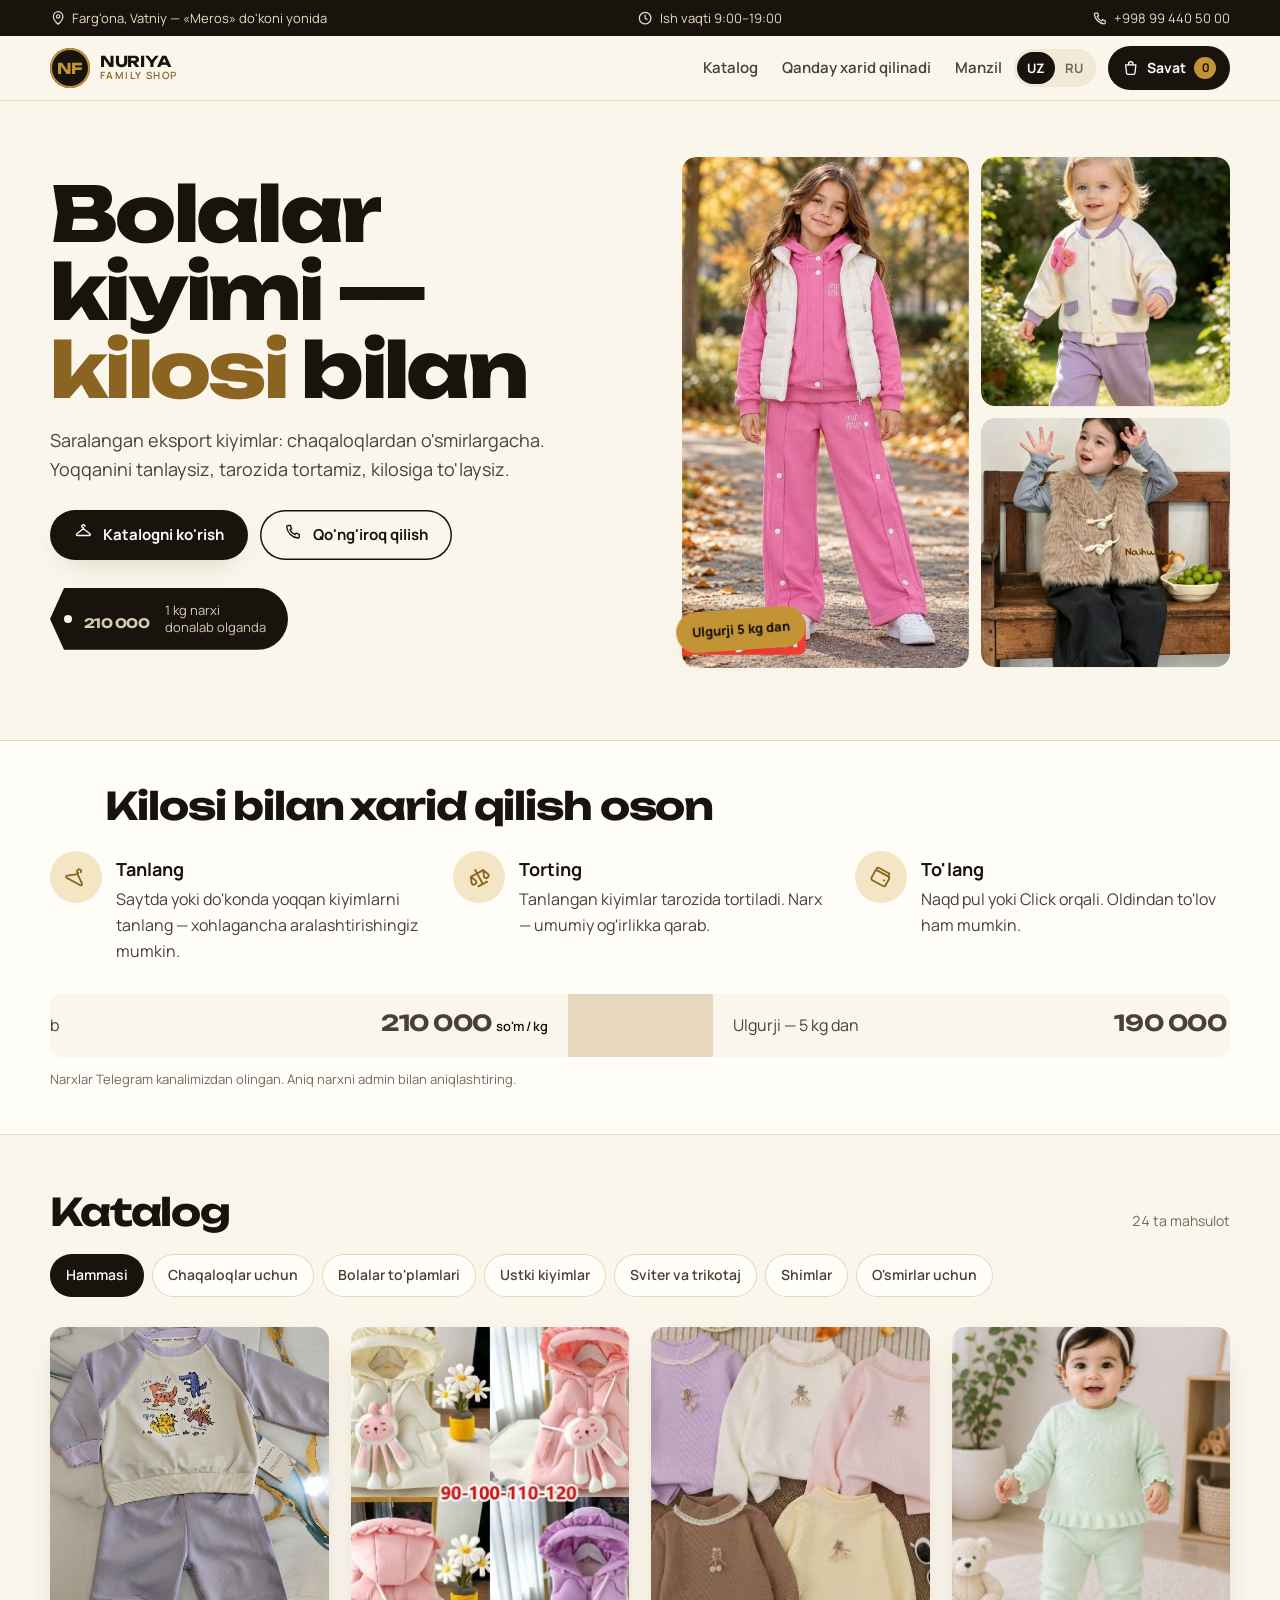
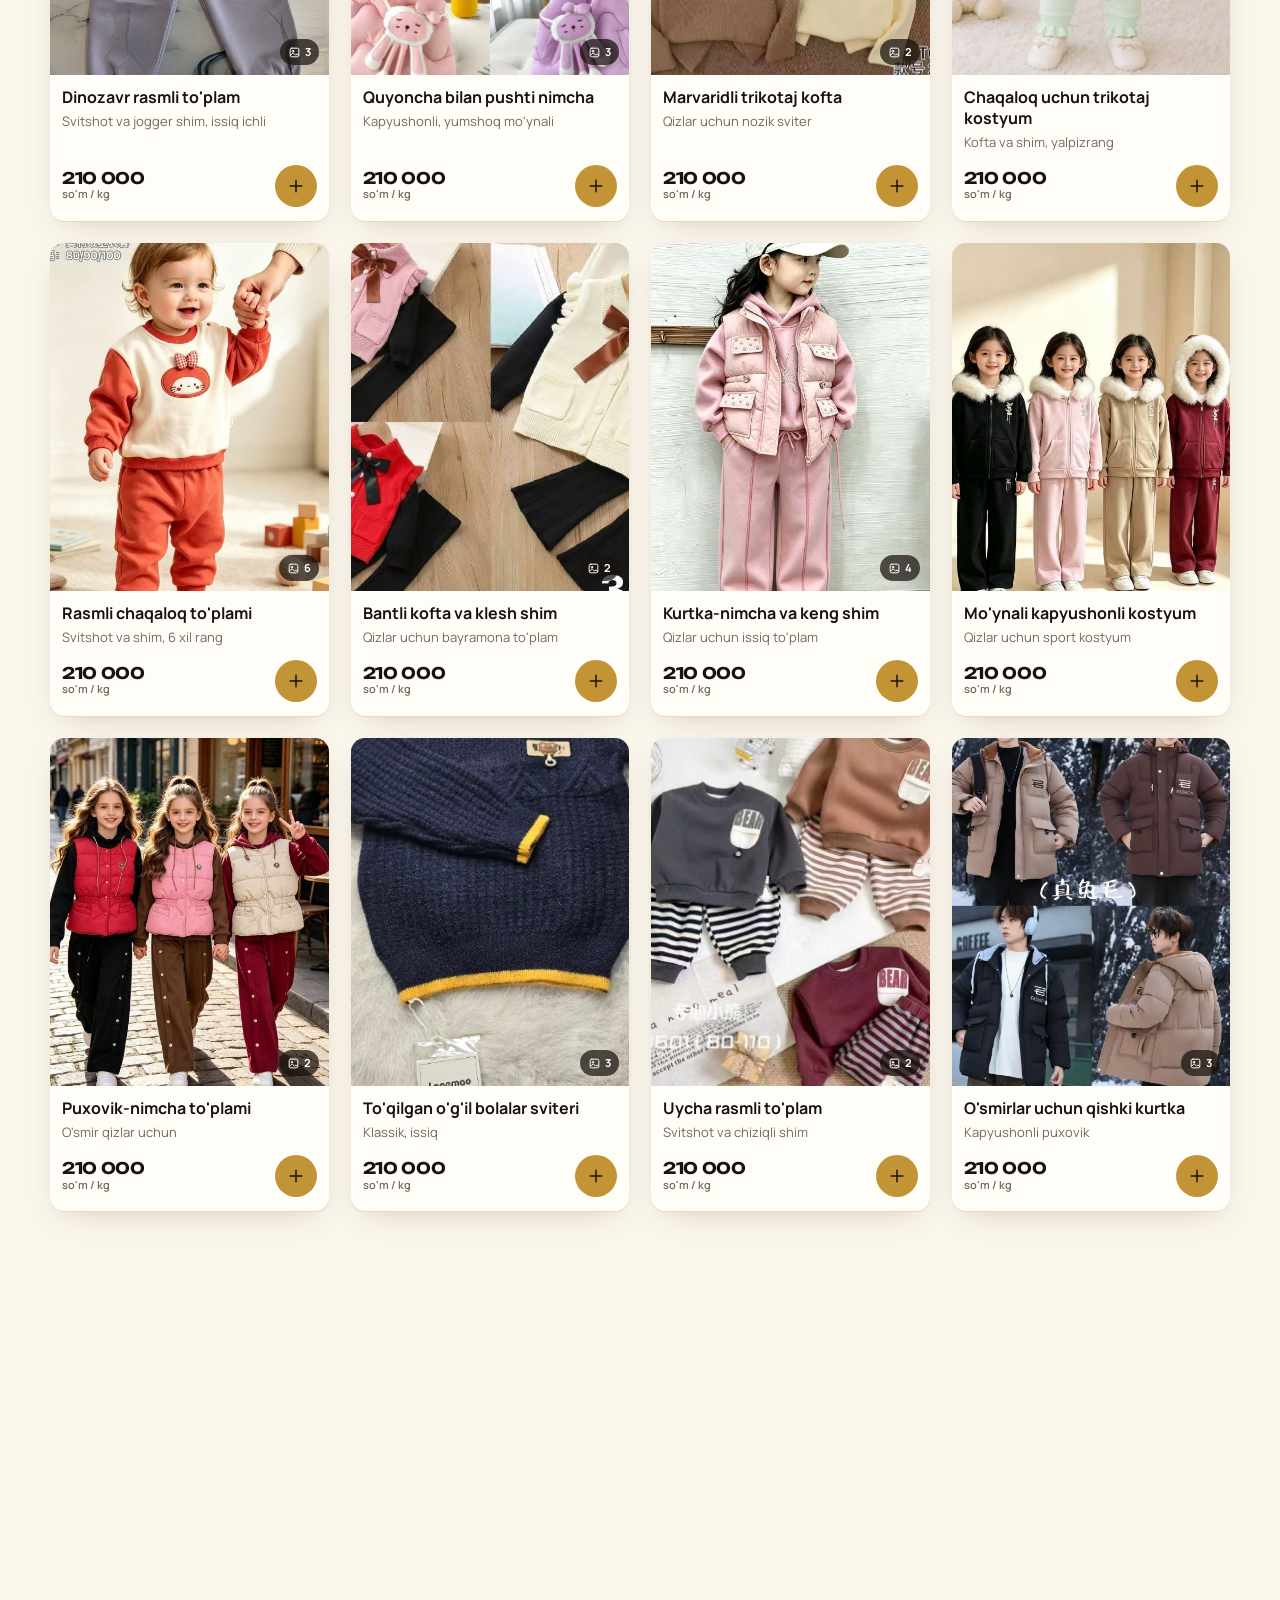
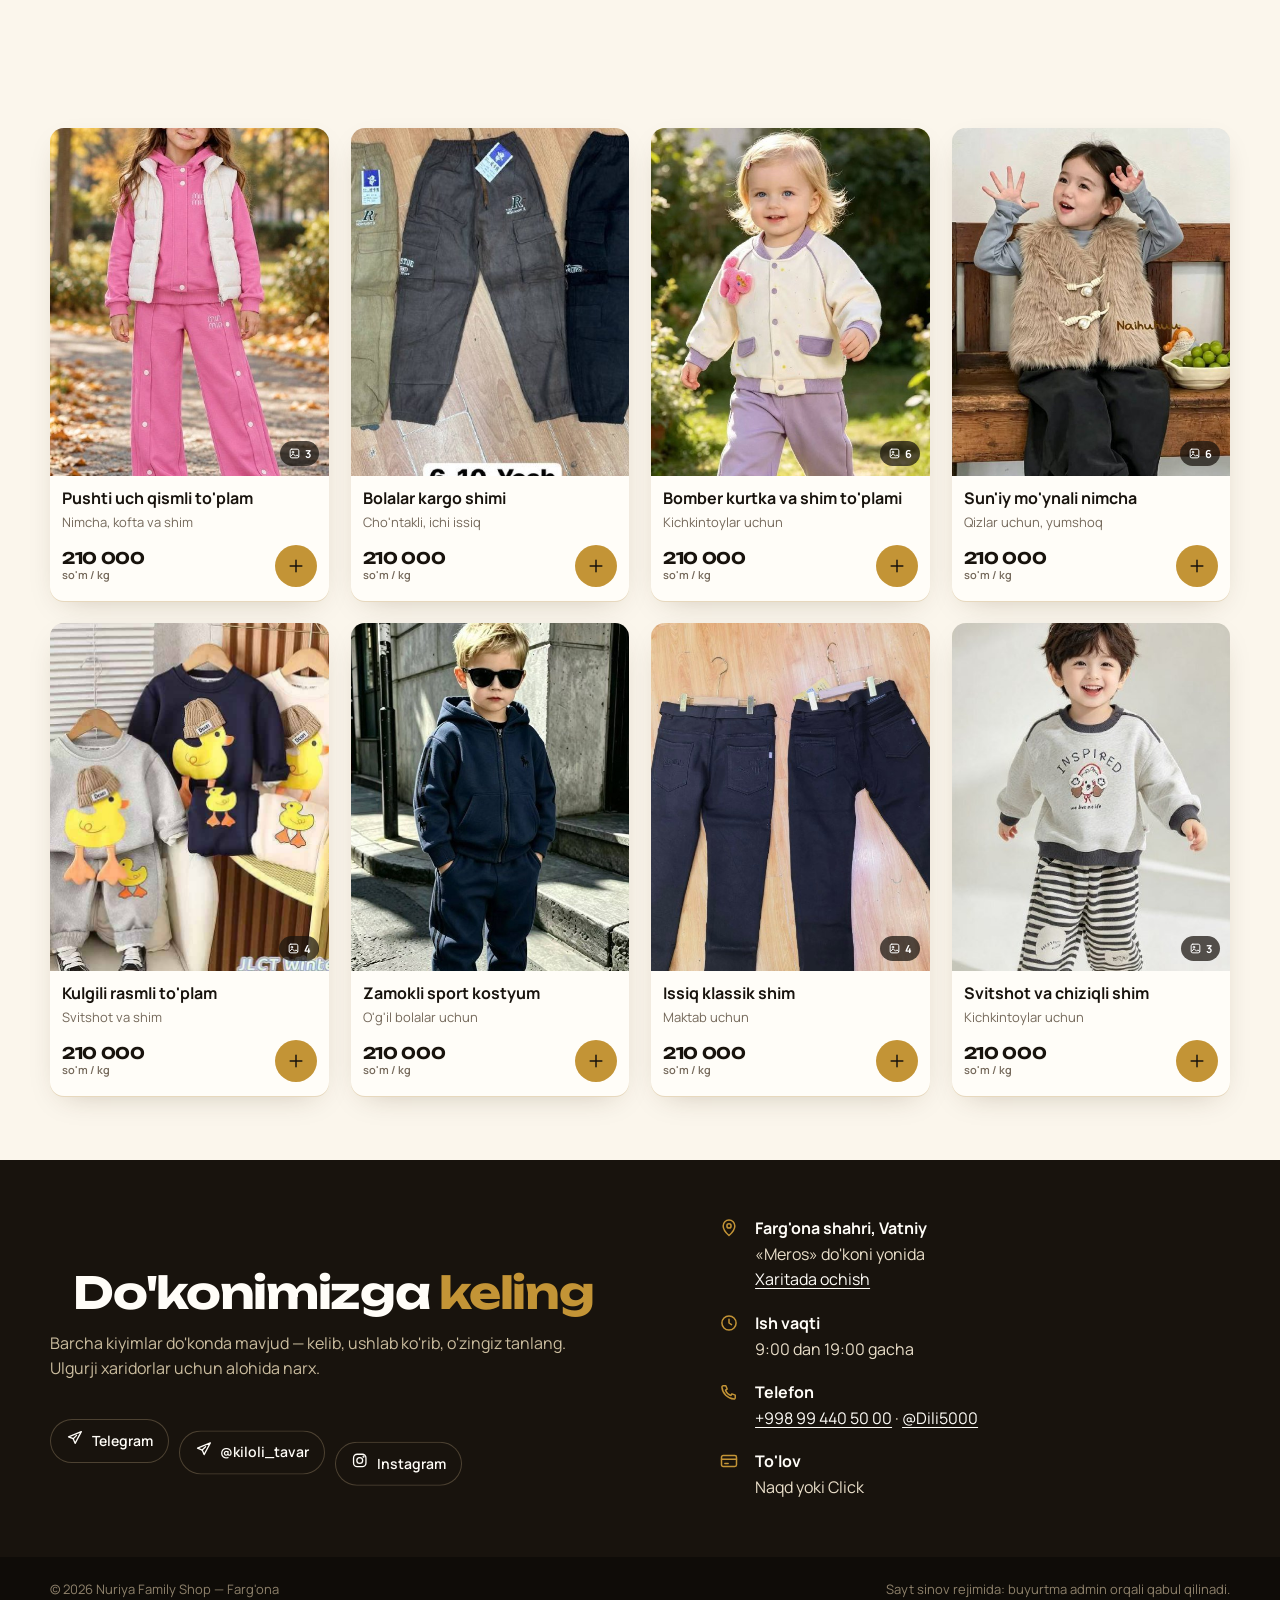
<file: index.html>
<!doctype html>
<html lang="uz">
<head>
  <meta charset="utf-8">
  <meta name="viewport" content="width=device-width, initial-scale=1">
  <title>Nuriya Family Shop — bolalar kiyimi kilosi bilan</title>
  <meta name="description" content="Nuriya Family Shop, Farg'ona: saralangan eksport bolalar kiyimlari kilosi bilan — ulgurji va donalab.">
  <meta name="theme-color" content="#18130d">
  <link rel="preconnect" href="https://fonts.googleapis.com">
  <link rel="preconnect" href="https://fonts.gstatic.com" crossorigin>
  <link href="https://fonts.googleapis.com/css2?family=Manrope:wght@400;600;700;800&family=Unbounded:wght@600;700;800&display=swap" rel="stylesheet">
  <link rel="stylesheet" href="css/style.css?v=8">
</head>
<body>
  <div class="topbar" id="topbar"></div>
  <header class="header" id="header"></header>

  <main>
    <section class="hero">
      <div class="wrap">
        <div>
          <h1 data-t="heroTitle"></h1>
          <p class="lead" data-t="heroLead"></p>
          <div class="hero-actions">
            <a class="btn btn-dark" href="#catalog"><span data-icon="hanger"></span><span data-t="heroCta"></span></a>
            <a class="btn btn-line" href="tel:+998994405000"><span data-icon="phone"></span><span data-t="heroCall"></span></a>
          </div>
          <div class="price-tag">
            <b class="tabnum"><span data-price="retail"></span></b>
            <span data-t="tagPer"></span>
          </div>
        </div>
        <div class="hero-photos">
          <img class="p1" src="img/pink-3pc-set-1.jpg" alt="" width="600" height="800">
          <img class="p2" src="img/varsity-set-1.jpg" alt="" width="600" height="800">
          <img class="p3" src="img/fur-vest-1.jpg" alt="" width="600" height="800">
          <span class="stamp" data-t="stamp"></span>
        </div>
      </div>
    </section>

    <section class="how" id="how">
      <div class="wrap">
        <h2 class="reveal" data-t="howTitle"></h2>
        <ol>
          <li class="reveal" style="--d:.05s"><span class="ic" data-icon="hanger"></span><div><h3 data-t="how1"></h3><p data-t="how1p"></p></div></li>
          <li class="reveal" style="--d:.15s"><span class="ic" data-icon="scale"></span><div><h3 data-t="how2"></h3><p data-t="how2p"></p></div></li>
          <li class="reveal" style="--d:.25s"><span class="ic" data-icon="wallet"></span><div><h3 data-t="how3"></h3><p data-t="how3p"></p></div></li>
        </ol>
        <div class="tiers reveal" style="--d:.1s">
          <div class="tier"><span data-t="tierRetail"></span><strong class="tabnum"><span data-price="retail"></span> <small style="font:600 13px var(--body)" data-t="perKg"></small></strong></div>
          <div class="tier opt"><span data-t="tierOpt"></span><strong class="tabnum"><span data-price="opt"></span> <small style="font:600 13px var(--body)" data-t="perKg"></small></strong></div>
        </div>
        <p class="note" data-t="priceNote"></p>
      </div>
    </section>

    <section class="catalog" id="catalog">
      <div class="wrap">
        <div class="cat-head reveal">
          <h2 class="section-title" data-t="catTitle"></h2>
          <span class="found tabnum" id="found"></span>
        </div>
        <div class="chips" id="chips" role="group"></div>
        <div class="grid" id="grid"></div>
      </div>
    </section>

    <section class="visit" id="visit">
      <div class="wrap">
        <div class="reveal">
          <h2 data-t="visitTitle"></h2>
          <p data-t="visitText"></p>
          <div class="socials">
            <a href="https://t.me/savdo_sotiq_mustafo_shop" target="_blank" rel="noopener"><span data-icon="send"></span>Telegram</a>
            <a href="https://t.me/kiloli_tavar" target="_blank" rel="noopener"><span data-icon="send"></span>@kiloli_tavar</a>
            <a href="https://www.instagram.com/nuriya__family__shop/" target="_blank" rel="noopener"><span data-icon="insta"></span>Instagram</a>
          </div>
        </div>
        <dl class="reveal" style="--d:.15s">
          <div><dt data-icon="pin"></dt><dd><b data-t="addrV"></b><span data-t="addrS"></span><br><a href="https://maps.google.com/?q=Farg'ona+Vatniy+Meros" target="_blank" rel="noopener" data-t="map"></a></dd></div>
          <div><dt data-icon="clock"></dt><dd><b data-t="hours"></b><span data-t="hoursV"></span></dd></div>
          <div><dt data-icon="phone"></dt><dd><b data-t="phone"></b><a href="tel:+998994405000">+998 99 440 50 00</a> · <a href="https://t.me/Dili5000" target="_blank" rel="noopener">@Dili5000</a></dd></div>
          <div><dt data-icon="card"></dt><dd><b data-t="pay"></b><span data-t="payV"></span></dd></div>
        </dl>
      </div>
    </section>
  </main>

  <footer class="footer" id="footer"></footer>

  <script src="https://telegram.org/js/telegram-web-app.js"></script>
  <script src="js/products.js?v=8"></script>
  <script src="js/app.js?v=8"></script>
  <script>
    (function () {
      let active = "all", changed = false;
      /* Заголовок первого экрана: каждое слово выезжает снизу */
      function splitHero() {
        const h = document.querySelector(".hero h1");
        if (!h) return;
        let n = 0;
        const wrapWords = (node) => {
          [...node.childNodes].forEach(ch => {
            if (ch.nodeType === 3) {
              const frag = document.createDocumentFragment();
              ch.textContent.split(/(\s+)/).forEach(w => {
                if (!w) return;
                if (/^\s+$/.test(w)) { frag.appendChild(document.createTextNode(" ")); return; }
                const ln = document.createElement("span"); ln.className = "ln";
                const sp = document.createElement("span"); sp.textContent = w; sp.style.setProperty("--d", (n++ * 0.07) + "s");
                ln.appendChild(sp); frag.appendChild(ln);
              });
              ch.replaceWith(frag);
            } else if (ch.nodeType === 1) wrapWords(ch);
          });
        };
        wrapWords(h);
      }
      try { active = sessionStorage.getItem("nfs-cat") || "all"; } catch (e) {}
      function draw() {
        const { t, cardHTML, bindAdd } = NFS;
        const chips = document.getElementById("chips");
        chips.innerHTML = CATEGORIES.map(c =>
          `<button class="chip" type="button" data-cat="${c.id}" aria-pressed="${c.id === active}">${c[NFS.lang]}</button>`).join("");
        chips.querySelectorAll("[data-cat]").forEach(b => b.addEventListener("click", () => {
          active = b.dataset.cat; try { sessionStorage.setItem("nfs-cat", active); } catch (e) {}
          changed = true; draw();
        }));
        const on = chips.querySelector('[aria-pressed="true"]');
        if (on) chips.scrollLeft = Math.max(0, on.offsetLeft - chips.offsetLeft - 16);
        const list = PRODUCTS.filter(p => active === "all" || p.cat === active);
        const grid = document.getElementById("grid");
        grid.innerHTML = list.length ? list.map(cardHTML).join("") : `<p class="empty">${t("emptyCat")}</p>`;
        const cols = getComputedStyle(grid).gridTemplateColumns.split(" ").length || 2;
        grid.querySelectorAll(".card").forEach((c, i) => {
          if (changed) { c.classList.add("enter"); c.style.setProperty("--d", Math.min(i, 11) * 0.09 + "s"); }
          else { c.classList.add("reveal"); c.style.setProperty("--d", (i % cols) * 0.16 + "s"); }
        });
        changed = false;
        splitHero();
        document.getElementById("found").textContent = `${list.length} ${t("found")}`;
        bindAdd(grid);
      }
      NFS.page(draw);
    })();
  </script>
</body>
</html>
</file>
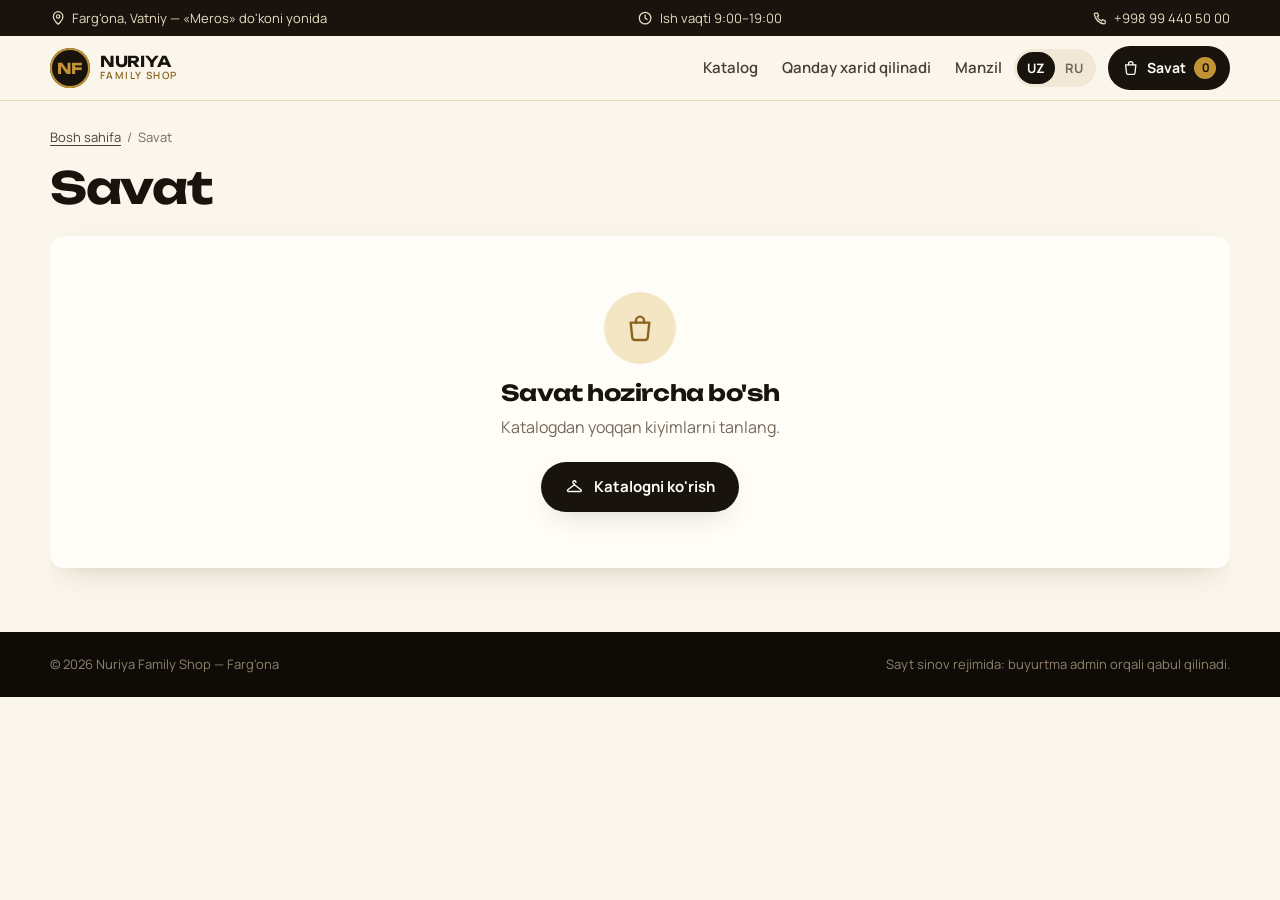
<file: cart.html>
<!doctype html>
<html lang="uz">
<head>
  <meta charset="utf-8">
  <meta name="viewport" content="width=device-width, initial-scale=1">
  <title>Savat — Nuriya Family Shop</title>
  <meta name="theme-color" content="#18130d">
  <link rel="preconnect" href="https://fonts.googleapis.com">
  <link rel="preconnect" href="https://fonts.gstatic.com" crossorigin>
  <link href="https://fonts.googleapis.com/css2?family=Manrope:wght@400;600;700;800&family=Unbounded:wght@600;700;800&display=swap" rel="stylesheet">
  <link rel="stylesheet" href="css/style.css?v=8">
</head>
<body>
  <div class="topbar" id="topbar"></div>
  <header class="header" id="header"></header>

  <main class="wrap cart-page">
    <nav class="crumbs" aria-label="breadcrumbs"><a href="index.html" data-t="home"></a><span>/</span><span data-t="cartTitle"></span></nav>
    <h1 data-t="cartTitle"></h1>
    <div id="cart"></div>
  </main>

  <footer class="footer" id="footer"></footer>

  <script src="https://telegram.org/js/telegram-web-app.js"></script>
  <script src="js/products.js?v=8"></script>
  <script src="js/app.js?v=8"></script>
  <script>
    (function () {
      let lastTotal = null;
      /* Заказ из Telegram: имя и телефон помним, пока покупатель меняет вес */
      const tgUser = (NFS.tg && NFS.tg.initDataUnsafe && NFS.tg.initDataUnsafe.user) || {};
      const form = { name: [tgUser.first_name, tgUser.last_name].filter(Boolean).join(" "), phone: "+998 " };
      const esc = (v) => String(v).replace(/[&<>"]/g, c => ({ "&": "&amp;", "<": "&lt;", ">": "&gt;", '"': "&quot;" }[c]));
      function bindOrder() {
        const f = document.getElementById("tgOrder"); if (!f) return;
        const nameEl = document.getElementById("oName"), phoneEl = document.getElementById("oPhone"), err = document.getElementById("oErr");
        nameEl.addEventListener("input", () => { form.name = nameEl.value; });
        phoneEl.addEventListener("input", () => { form.phone = phoneEl.value; err.textContent = ""; });
        f.addEventListener("submit", (ev) => {
          ev.preventDefault();
          const digits = form.phone.replace(/\D/g, "");
          if (digits.length < 9) { err.textContent = NFS.t("phoneBad"); phoneEl.focus(); return; }
          const payload = JSON.stringify({
            v: 1, lang: NFS.lang, name: form.name.trim(), phone: form.phone.trim(),
            items: NFS.cart.items().map(i => ({ id: i.id, kg: i.kg }))
          });
          NFS.cart.clear();          // заказ уходит боту, Telegram сам закроет каталог
          NFS.tg.sendData(payload);
        });
      }
      function draw() {
        const { t, icon, money, kgFmt, byId, photo, L, cart, stepper } = NFS;
        const box = document.getElementById("cart");
        const items = cart.items();
        document.title = `${t("cartTitle")} — Nuriya Family Shop`;

        if (!items.length) {
          box.innerHTML = `<div class="cart-empty">
            <div class="ic">${icon("bag")}</div>
            <h2>${t("cartEmpty")}</h2><p>${t("cartEmptyP")}</p>
            <a class="btn btn-dark" href="index.html#catalog">${icon("hanger")}${t("heroCta")}</a></div>`;
          return;
        }

        box.innerHTML = `<div class="cart-layout">
          <div>
            <ul class="cart-list" id="list"></ul>
            <button class="remove" type="button" id="clear" style="margin-top:14px">${icon("trash")}${t("clear")}</button>
          </div>
          <aside class="summary" aria-live="polite" id="summary"></aside>
        </div>`;

        const list = document.getElementById("list");
        items.forEach((it, idx) => {
          const p = byId(it.id), l = L(p);
          const li = document.createElement("li");
          li.className = "cart-item";
          li.innerHTML = `<a href="product.html?id=${p.id}"><img class="fade" src="${photo(p)}" alt="${l.name}" loading="lazy"></a>
            <div>
              <h3><a href="product.html?id=${p.id}">${l.name}</a></h3>
              <p class="per">${l.short}</p>
              <div class="row"><span class="st"></span><span class="sum tabnum"></span></div>
              <button class="remove" type="button">${icon("trash")}${t("remove")}</button>
            </div>`;
          li.querySelector(".st").appendChild(stepper(it.kg, v => { cart.setKg(p.id, v); it.kg = v; summary(); }));
          li.querySelector(".remove").addEventListener("click", () => {
            cart.remove(p.id);
            if (!cart.items().length || NFS.reduced) { draw(); return; }
            li.classList.add("leaving");
            setTimeout(() => {
              li.style.height = li.offsetHeight + "px"; li.classList.add("collapse"); void li.offsetHeight;
              li.style.height = "0px"; li.style.paddingBlock = "0px"; li.style.marginBottom = "-12px";
              setTimeout(() => { li.remove(); summary(); }, 400);
            }, 300);
          });
          li.classList.add("reveal"); li.style.setProperty("--d", Math.min(idx, 6) * 0.14 + "s");
          list.appendChild(li);
        });
        document.getElementById("clear").addEventListener("click", () => { cart.clear(); draw(); });

        function summary() {
          const kg = cart.totalKg(), per = cart.pricePerKg(kg), isOpt = kg >= SHOP.optMinKg;
          list.querySelectorAll(".cart-item").forEach((li, i) => {
            const cur = cart.items()[i]; if (cur) li.querySelector(".sum").textContent = `${money(cur.kg * per)} ${t("cur")}`;
          });
          const left = Math.max(0, SHOP.optMinKg - kg);
          document.getElementById("summary").innerHTML = `
            <h2>${t("summary")}</h2>
            <div class="r"><span>${t("totalKg")}</span><b>${kgFmt(kg)} ${t("kg")}</b></div>
            <div class="r"><span>${t("pricePer")}</span><b>${money(per)} ${t("cur")}</b></div>
            <div class="r total"><span>${t("total")}</span><b class="tabnum" id="total">${money(lastTotal === null ? kg * per : lastTotal)}</b></div>
            <div class="progress" aria-hidden="true"><i style="width:${Math.min(100, kg / SHOP.optMinKg * 100)}%"></i></div>
            <p class="hint ${isOpt ? "good" : ""}">${isOpt ? t("optOn") : t("toOpt").replace("{n}", kgFmt(left))}</p>
            ${NFS.canSend ? `
            <form class="tg-order" id="tgOrder" novalidate>
              <label>${t("orderName")}<input id="oName" autocomplete="name" maxlength="60" value="${esc(form.name)}"></label>
              <label>${t("orderPhone")}<input id="oPhone" type="tel" inputmode="tel" autocomplete="tel" maxlength="20" value="${esc(form.phone)}"></label>
              <p class="err" id="oErr" role="alert"></p>
              <button class="btn btn-gold" type="submit">${icon("send")}${t("orderSend")}</button>
            </form>
            <p class="small">${t("orderNoteTg")}<br>${t("approx")}</p>` : `
            <a class="btn btn-gold" href="https://t.me/${SHOP.admin}" target="_blank" rel="noopener">${icon("send")}${t("checkout")}</a>
            <p class="small">${t("checkoutNote")}<br>${t("approx")}</p>`}`;
          if (NFS.canSend) bindOrder();
          const tot = document.getElementById("total");
          tot.dataset.val = lastTotal === null ? kg * per : lastTotal;
          NFS.tween(tot, kg * per, money);
          lastTotal = kg * per;
        }
        summary();
      }
      NFS.page(draw);
    })();
  </script>
</body>
</html>
</file>
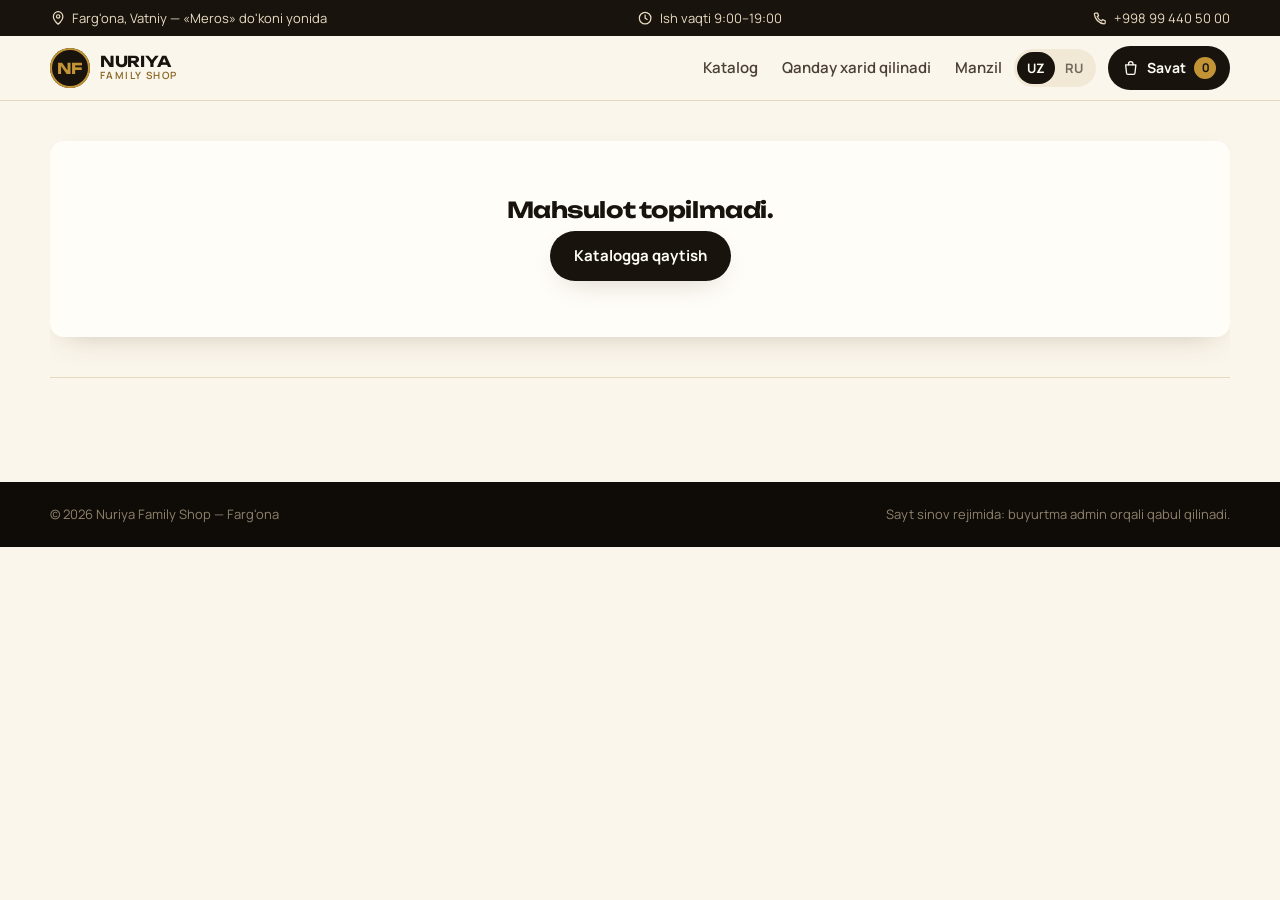
<file: product.html>
<!doctype html>
<html lang="uz">
<head>
  <meta charset="utf-8">
  <meta name="viewport" content="width=device-width, initial-scale=1">
  <title>Nuriya Family Shop</title>
  <meta name="theme-color" content="#18130d">
  <link rel="preconnect" href="https://fonts.googleapis.com">
  <link rel="preconnect" href="https://fonts.gstatic.com" crossorigin>
  <link href="https://fonts.googleapis.com/css2?family=Manrope:wght@400;600;700;800&family=Unbounded:wght@600;700;800&display=swap" rel="stylesheet">
  <link rel="stylesheet" href="css/style.css?v=8">
</head>
<body>
  <div class="topbar" id="topbar"></div>
  <header class="header" id="header"></header>

  <main class="wrap" id="page"></main>
  <section class="related wrap" id="related"></section>

  <footer class="footer" id="footer"></footer>

  <script src="https://telegram.org/js/telegram-web-app.js"></script>
  <script src="js/products.js?v=8"></script>
  <script src="js/app.js?v=8"></script>
  <script>
    (function () {
      const id = new URLSearchParams(location.search).get("id");
      let current = 1, kg = 1;

      function draw() {
        const { t, icon, money, kgFmt, byId, photo, L, cardHTML, bindAdd, stepper, cart, toast } = NFS;
        const page = document.getElementById("page");
        const rel = document.getElementById("related");
        const p = byId(id);
        if (!p) {
          page.innerHTML = `<div class="cart-empty" style="margin:40px 0"><h2>${t("notFound")}</h2><a class="btn btn-dark" href="index.html#catalog">${t("back")}</a></div>`;
          rel.innerHTML = ""; return;
        }
        const l = L(p);
        const cat = CATEGORIES.find(c => c.id === p.cat);
        document.title = `${l.name} — Nuriya Family Shop`;
        const thumbs = Array.from({ length: p.photos }, (_, i) => i + 1);

        page.innerHTML = `
          <nav class="crumbs" aria-label="breadcrumbs">
            <a href="index.html">${t("home")}</a><span>/</span>
            <a href="index.html#catalog">${cat ? cat[NFS.lang] : t("catTitle")}</a><span>/</span>
            <span>${l.name}</span>
          </nav>
          <div class="product">
            <div class="gallery">
              <div class="main">
                <img id="mainImg" class="fade" style="view-transition-name:photo" src="${photo(p, current)}" alt="${l.name}" width="750" height="1000">
                ${p.photos > 1 ? `<div class="dots" aria-hidden="true">${thumbs.map(n => `<i class="${n === current ? "on" : ""}"></i>`).join("")}</div>` : ""}
                ${p.photos > 1 ? `<button class="nav-arrow prev" type="button" aria-label="←">${icon("left")}</button>
                <button class="nav-arrow next" type="button" aria-label="→">${icon("right")}</button>` : ""}
              </div>
              ${p.photos > 1 ? `<div class="thumbs">${thumbs.map(n =>
                `<button type="button" data-n="${n}" aria-current="${n === current}" aria-label="${n}"><img src="${photo(p, n)}" alt="" loading="lazy"></button>`).join("")}</div>` : ""}
            </div>
            <div class="info">
              <h1 class="reveal">${l.name}</h1>
              <p class="sub reveal" style="--d:.06s">${l.short}</p>
              <div class="prices reveal" style="--d:.12s">
                <div class="tier"><span>${t("tierRetail")}</span><strong class="tabnum">${money(SHOP.priceRetail)} <small style="font:600 13px var(--body)">${t("perKg")}</small></strong></div>
                <div class="tier opt"><span>${t("tierOpt")}</span><strong class="tabnum">${money(SHOP.priceOpt)} <small style="font:600 13px var(--body)">${t("perKg")}</small></strong></div>
              </div>
              ${p.sizes ? `<div class="sizes reveal" style="--d:.16s">${t("sizes")}: ${p.sizes}</div>` : ""}
              <div class="buy reveal" style="--d:.2s" id="buy"></div>
              <p class="line-total" id="lineTotal"></p>
              <h2>${t("about")}</h2>
              <p class="desc">${l.desc}</p>
              <h2>${t("features")}</h2>
              <ul class="feats">${l.features.map(f => `<li>${icon("check")}<span>${f}</span></li>`).join("")}</ul>
              <p class="note">${t("priceNote")}</p>
              <div class="ask">
                <p>${t("askText")}</p>
                <a class="btn btn-gold" style="min-height:44px;padding:0 18px" href="https://t.me/${SHOP.admin}" target="_blank" rel="noopener">${icon("send")}${t("askBtn")}</a>
              </div>
            </div>
          </div>`;

        /* Галерея */
        const setPhoto = (n, dir) => {
          const old = current;
          current = ((n - 1 + p.photos) % p.photos) + 1;
          if (current === old) return;
          const img = document.getElementById("mainImg");
          const d = dir || (current > old ? 1 : -1);
          img.src = photo(p, current);
          img.classList.remove("slide-l", "slide-r"); void img.offsetWidth;
          if (!NFS.reduced) img.classList.add(d > 0 ? "slide-l" : "slide-r");
          page.querySelectorAll(".thumbs button").forEach(b => b.setAttribute("aria-current", Number(b.dataset.n) === current));
          page.querySelectorAll(".dots i").forEach((dot, i) => dot.classList.toggle("on", i + 1 === current));
        };
        page.querySelectorAll(".thumbs button").forEach(b => b.addEventListener("click", () => setPhoto(Number(b.dataset.n))));
        const prev = page.querySelector(".prev"), next = page.querySelector(".next");
        if (prev) prev.addEventListener("click", () => setPhoto(current - 1, -1));
        if (next) next.addEventListener("click", () => setPhoto(current + 1, 1));

        /* Листание пальцем (телефон) и стрелками клавиатуры */
        const main = page.querySelector(".gallery .main");
        if (p.photos > 1) {
          let x0 = null, y0 = 0;
          main.addEventListener("pointerdown", e => { if (e.target.closest("button")) return; x0 = e.clientX; y0 = e.clientY; });
          main.addEventListener("pointerup", e => {
            if (x0 === null) return;
            const dx = e.clientX - x0, dy = e.clientY - y0; x0 = null;
            if (Math.abs(dx) > 40 && Math.abs(dx) > Math.abs(dy)) setPhoto(current + (dx < 0 ? 1 : -1), dx < 0 ? 1 : -1);
          });
          main.addEventListener("pointercancel", () => { x0 = null; });
          main.addEventListener("dragstart", e => e.preventDefault());
          if (!window._nfsKeys) {
            window._nfsKeys = true;
            document.addEventListener("keydown", e => {
              if (e.target.closest && e.target.closest("input, textarea")) return;
              if (e.key === "ArrowRight") document.querySelector(".gallery .next")?.click();
              if (e.key === "ArrowLeft") document.querySelector(".gallery .prev")?.click();
            });
          }
        }

        /* Вес и кнопка */
        const lineTotal = document.getElementById("lineTotal");
        const drawTotal = () => {
          const per = cart.pricePerKg(kg);
          lineTotal.innerHTML = `${t("lineTotal")} <b class="tabnum">${money(per * kg)} ${t("cur")}</b> (${kgFmt(kg)} ${t("kg")} × ${money(per)})`;
        };
        const buy = document.getElementById("buy");
        buy.appendChild(stepper(kg, v => { kg = v; drawTotal(); }));
        const btn = document.createElement("button");
        btn.className = "btn btn-dark"; btn.type = "button";
        btn.innerHTML = `${icon("bag")}${t("add")}`;
        btn.addEventListener("click", () => NFS.addToCart(p.id, kg, document.getElementById("mainImg")));
        buy.appendChild(btn);
        drawTotal();

        /* Похожие товары */
        const others = PRODUCTS.filter(x => x.id !== p.id);
        const same = others.filter(x => x.cat === p.cat);
        const pick = same.concat(others.filter(x => x.cat !== p.cat)).slice(0, 4);
        rel.innerHTML = `<h2 class="section-title reveal">${t("related")}</h2><div class="grid">${pick.map(cardHTML).join("")}</div>`;
        rel.querySelectorAll(".card").forEach((c, i) => { c.classList.add("reveal"); c.style.setProperty("--d", i * 0.16 + "s"); });
        bindAdd(rel);
      }
      NFS.page(draw);
    })();
  </script>
</body>
</html>
</file>
<file: css/style.css>
/* Nuriya Family Shop — стили сайта */
:root {
  --ink: #18130d;
  --ink-2: #4a4036;
  --ink-3: #74685a;
  --cream: #fbf6ec;
  --paper: #fffdf8;
  --sand: #f2e8d6;
  --sand-2: #e7d8bd;
  --gold: #c39436;
  --gold-deep: #8a6420;
  --gold-soft: #f4e6c4;
  --rose: #c8566b;
  --ok: #2f7a4f;
  --radius: 14px;
  --shadow: 0 10px 30px -14px rgba(60, 40, 10, .28);
  --shadow-lift: 0 18px 40px -18px rgba(60, 40, 10, .40);
  --ease: cubic-bezier(.16, 1, .3, 1);
  --display: "Unbounded", "Manrope", sans-serif;
  --body: "Manrope", system-ui, sans-serif;
  --wrap: 1180px;
}

*, *::before, *::after { box-sizing: border-box; }
html { -webkit-text-size-adjust: 100%; scroll-behavior: smooth; }
body {
  margin: 0;
  background: var(--cream);
  color: var(--ink);
  font: 400 16px/1.6 var(--body);
  -webkit-font-smoothing: antialiased;
}
img { display: block; max-width: 100%; }
a { color: inherit; text-underline-offset: .2em; }
button { font: inherit; color: inherit; cursor: pointer; }
::selection { background: var(--gold-soft); color: var(--ink); }
:focus-visible { outline: 2px solid var(--gold-deep); outline-offset: 3px; border-radius: 6px; }
html { scrollbar-color: var(--sand-2) var(--cream); }
.tabnum { font-variant-numeric: tabular-nums; }
.wrap { width: min(100% - 32px, var(--wrap)); margin-inline: auto; }
.sr { position: absolute; width: 1px; height: 1px; overflow: hidden; clip: rect(0 0 0 0); }
.icon { width: 1.25em; height: 1.25em; flex: none; stroke: currentColor; fill: none; stroke-width: 1.8; stroke-linecap: round; stroke-linejoin: round; }

/* ---------- Шапка ---------- */
.topbar { background: var(--ink); color: #e9dcc2; font-size: 13px; }
.topbar .wrap { display: flex; gap: 18px; justify-content: space-between; align-items: center; min-height: 36px; }
.topbar a { text-decoration: none; display: inline-flex; gap: 6px; align-items: center; }
.topbar a:hover { color: var(--gold); }
.topbar .hide-sm { display: none; }

.header {
  position: sticky; top: 0; z-index: 30;
  background: rgba(251, 246, 236, .92);
  backdrop-filter: saturate(1.4) blur(10px);
  border-bottom: 1px solid var(--sand-2);
}
.header .wrap { display: flex; align-items: center; gap: 12px; min-height: 64px; }
.logo { display: flex; align-items: center; gap: 10px; text-decoration: none; margin-right: auto; }
.logo-mark {
  width: 40px; height: 40px; border-radius: 50%;
  background: var(--ink); color: var(--gold);
  display: grid; place-items: center;
  font: 700 15px/1 var(--display); letter-spacing: -.02em;
  box-shadow: inset 0 0 0 2px var(--gold);
}
.logo-text { font: 700 15px/1.05 var(--display); letter-spacing: -.02em; text-transform: uppercase; }
.logo-text small { display: block; font: 600 10px/1.3 var(--body); letter-spacing: .14em; color: var(--gold-deep); }
.nav { display: none; gap: 24px; font-weight: 600; font-size: 15px; }
.nav a { text-decoration: none; color: var(--ink-2); }
.nav a:hover { color: var(--ink); text-decoration: underline; text-decoration-color: var(--gold); }

.lang { display: inline-flex; background: var(--sand); border-radius: 999px; padding: 3px; }
.lang button {
  border: 0; background: none; padding: 6px 10px; border-radius: 999px;
  font-size: 13px; font-weight: 700; color: var(--ink-3);
  transition: background .3s var(--ease), color .3s var(--ease);
}
.lang button[aria-pressed="true"] { background: var(--ink); color: var(--paper); }

.cart-btn {
  position: relative; display: inline-flex; align-items: center; gap: 8px;
  height: 44px; padding: 0 14px; border-radius: 999px;
  background: var(--ink); color: var(--paper); text-decoration: none; font-weight: 700; font-size: 14px;
  transition: transform .4s var(--ease), background .3s;
}
.cart-btn:hover { background: #2c241a; }
.cart-btn .count {
  min-width: 22px; height: 22px; padding: 0 6px; border-radius: 999px;
  background: var(--gold); color: var(--ink); font-size: 12px; display: grid; place-items: center;
}
.cart-btn .label { display: none; }
.cart-btn.bump { animation: bump .6s var(--ease); }
@keyframes bump { 30% { transform: scale(1.12); } 100% { transform: scale(1); } }

/* ---------- Кнопки ---------- */
.btn {
  display: inline-flex; align-items: center; justify-content: center; gap: 10px;
  min-height: 50px; padding: 0 24px; border-radius: 999px; border: 0;
  font-weight: 700; font-size: 15px; text-decoration: none;
  transition: transform .35s var(--ease), box-shadow .35s var(--ease), background .3s;
}
.btn-dark { background: var(--ink); color: var(--paper); box-shadow: var(--shadow); }
.btn-dark:hover { transform: translateY(-2px); box-shadow: var(--shadow-lift); }
.btn-gold { background: var(--gold); color: var(--ink); }
.btn-gold:hover { background: #d0a246; transform: translateY(-2px); }
.btn-line { background: transparent; color: var(--ink); box-shadow: inset 0 0 0 1.5px var(--ink); }
.btn-line:hover { background: var(--ink); color: var(--paper); }
.btn:disabled { opacity: .45; cursor: not-allowed; transform: none; }

/* ---------- Первый экран ---------- */
.hero { padding: 28px 0 48px; overflow: hidden; }
.hero .wrap { display: grid; gap: 32px; }
.hero h1 {
  font: 800 clamp(34px, 8.6vw, 76px)/1.02 var(--display);
  letter-spacing: -.035em; margin: 0 0 18px; text-wrap: balance;
}
.hero h1 em { font-style: normal; color: var(--gold-deep); }
.hero p.lead { font-size: 18px; color: var(--ink-2); max-width: 46ch; margin: 0 0 26px; }
.hero-actions { display: flex; flex-wrap: wrap; gap: 12px; }

.price-tag {
  position: relative; display: inline-flex; align-items: center; gap: 16px;
  margin-top: 28px; padding: 14px 22px 14px 34px;
  background: var(--ink); color: var(--paper);
  border-radius: 10px 999px 999px 10px;
  clip-path: polygon(14px 0, 100% 0, 100% 100%, 14px 100%, 0 50%);
}
.price-tag::before { content: ""; position: absolute; left: 14px; top: 50%; width: 8px; height: 8px; margin-top: -4px; border-radius: 50%; background: var(--cream); }
.price-tag b { font: 700 26px/1 var(--display); color: var(--gold); letter-spacing: -.02em; }
.price-tag span { font-size: 13px; line-height: 1.3; color: #d8cbb2; }

.hero-photos { position: relative; display: grid; grid-template-columns: 1.15fr 1fr; grid-template-rows: auto auto; gap: 12px; }
.hero-photos img { width: 100%; height: 100%; object-fit: cover; border-radius: var(--radius); box-shadow: var(--shadow); }
.hero-photos .p1 { grid-row: span 2; aspect-ratio: 3/4.2; }
.hero-photos .p2, .hero-photos .p3 { aspect-ratio: 1; }
.hero-photos .stamp {
  position: absolute; left: -6px; bottom: 18px;
  background: var(--gold); color: var(--ink); border-radius: 999px;
  padding: 10px 16px; font-weight: 800; font-size: 13px; box-shadow: var(--shadow);
}

/* ---------- Как покупать ---------- */
.how { background: var(--paper); border-block: 1px solid var(--sand-2); padding: 44px 0; }
.how h2, .section-title { font: 700 clamp(24px, 5vw, 38px)/1.1 var(--display); letter-spacing: -.03em; margin: 0 0 24px; text-wrap: balance; }
.how ol { list-style: none; margin: 0; padding: 0; display: grid; gap: 22px; counter-reset: s; }
.how li { display: grid; grid-template-columns: 52px 1fr; gap: 14px; align-items: start; }
.how li .ic {
  width: 52px; height: 52px; border-radius: 50%; background: var(--gold-soft); color: var(--gold-deep);
  display: grid; place-items: center;
}
.how li .ic .icon { width: 24px; height: 24px; }
.how li h3 { margin: 4px 0 4px; font-size: 18px; }
.how li p { margin: 0; color: var(--ink-2); }
.how .tiers { margin-top: 30px; display: grid; gap: 1px; background: var(--sand-2); border-radius: var(--radius); overflow: hidden; }
.tier { background: var(--cream); padding: 18px 20px; display: flex; justify-content: space-between; align-items: baseline; gap: 12px; flex-wrap: wrap; }
.tier strong { font: 700 22px/1 var(--display); letter-spacing: -.02em; }
.tier span { color: var(--ink-2); }
.tier.opt strong { color: var(--gold-deep); }
.note { font-size: 13px; color: var(--ink-3); margin: 12px 0 0; }

/* ---------- Каталог ---------- */
.catalog { padding: 56px 0 64px; scroll-margin-top: 70px; }
.cat-head { display: flex; flex-wrap: wrap; justify-content: space-between; align-items: end; gap: 12px; margin-bottom: 18px; }
.cat-head .section-title { margin: 0; }
.cat-head .found { color: var(--ink-3); font-size: 14px; }
.chips { display: flex; gap: 8px; overflow-x: auto; padding: 4px 16px 12px; margin: 0 -16px 18px; scrollbar-width: none; }
.chips::-webkit-scrollbar { display: none; }
.chip {
  flex: none; border: 0; border-radius: 999px; padding: 10px 16px;
  background: var(--paper); box-shadow: inset 0 0 0 1px var(--sand-2);
  font-weight: 600; font-size: 14px; color: var(--ink-2);
  transition: background .3s var(--ease), color .3s var(--ease);
}
.chip:hover { box-shadow: inset 0 0 0 1px var(--gold); }
.chip[aria-pressed="true"] { background: var(--ink); color: var(--paper); box-shadow: none; }

.grid { display: grid; grid-template-columns: repeat(2, minmax(0, 1fr)); gap: 14px; }
.card {
  position: relative; display: flex; flex-direction: column;
  background: var(--paper); border-radius: var(--radius); overflow: hidden;
  box-shadow: 0 1px 0 var(--sand-2), var(--shadow);
  transition: transform .45s var(--ease), box-shadow .45s var(--ease);
}
.card:hover { transform: translateY(-4px); box-shadow: 0 1px 0 var(--sand-2), var(--shadow-lift); }
.card .ph { position: relative; aspect-ratio: 4/5; background: var(--sand); overflow: hidden; }
.card .ph img { width: 100%; height: 100%; object-fit: cover; transition: transform .8s var(--ease); }
.card:hover .ph img { transform: scale(1.04); }
.card .badge {
  position: absolute; top: 10px; left: 10px; background: var(--ink); color: var(--gold);
  font-size: 11px; font-weight: 800; letter-spacing: .04em; padding: 5px 9px; border-radius: 999px;
}
.card .count-ph { position: absolute; bottom: 10px; right: 10px; background: rgba(24,19,13,.72); color: #fff; font-size: 11px; font-weight: 700; padding: 4px 8px; border-radius: 999px; display: inline-flex; gap: 4px; align-items: center; }
.card .count-ph .icon { width: 13px; height: 13px; }
.card .body { padding: 12px 12px 14px; display: flex; flex-direction: column; gap: 4px; flex: 1; }
.card h3 { font-size: 15px; line-height: 1.3; margin: 0; font-weight: 700; }
.card h3 a { text-decoration: none; }
.card h3 a::after { content: ""; position: absolute; inset: 0; }
.card .short { font-size: 13px; color: var(--ink-3); margin: 0; line-height: 1.4; }
.card .foot { margin-top: auto; padding-top: 10px; display: flex; align-items: center; justify-content: space-between; gap: 8px; }
.price { font: 700 16px/1.1 var(--display); letter-spacing: -.02em; }
.price small { display: block; font: 600 11px/1.3 var(--body); color: var(--ink-3); letter-spacing: 0; }
.add {
  position: relative; z-index: 2;
  width: 42px; height: 42px; border-radius: 50%; border: 0; flex: none;
  background: var(--gold); color: var(--ink); display: grid; place-items: center;
  transition: transform .35s var(--ease), background .3s;
}
.add:hover { background: var(--ink); color: var(--gold); transform: rotate(90deg); }
.add.done { background: var(--ok); color: #fff; transform: none; }
.empty { text-align: center; color: var(--ink-3); padding: 40px 0; }

/* ---------- Адрес ---------- */
.visit { background: var(--ink); color: #eadfca; padding: 56px 0; }
.visit .wrap { display: grid; gap: 28px; }
.visit h2 { font: 700 clamp(26px, 5.4vw, 44px)/1.08 var(--display); letter-spacing: -.03em; color: var(--paper); margin: 0 0 14px; text-wrap: balance; }
.visit h2 em { font-style: normal; color: var(--gold); }
.visit p { color: #cbbd9f; max-width: 52ch; margin: 0; }
.visit dl { margin: 0; display: grid; gap: 18px; }
.visit dl div { display: grid; grid-template-columns: 24px 1fr; gap: 12px; }
.visit dt { color: var(--gold); padding-top: 2px; }
.visit dd { margin: 0; }
.visit dd b { display: block; color: var(--paper); font-weight: 700; }
.visit dd a { color: var(--paper); }
.socials { display: flex; flex-wrap: wrap; gap: 10px; margin-top: 22px; }
.socials a {
  display: inline-flex; align-items: center; gap: 8px; text-decoration: none;
  padding: 10px 16px; border-radius: 999px; box-shadow: inset 0 0 0 1px #4d4232; color: var(--paper); font-weight: 600; font-size: 14px;
  transition: background .3s, color .3s;
}
.socials a:hover { background: var(--gold); color: var(--ink); box-shadow: none; }

.footer { background: #0f0c08; color: #8f826c; font-size: 13px; padding: 22px 0; }
.footer .wrap { display: flex; flex-wrap: wrap; gap: 8px 20px; justify-content: space-between; }

/* ---------- Страница товара ---------- */
.crumbs { font-size: 13px; color: var(--ink-3); padding: 18px 0 8px; display: flex; flex-wrap: wrap; gap: 6px; }
.crumbs a { color: var(--ink-2); }
.product { display: grid; gap: 28px; padding-bottom: 56px; }
.gallery .main { position: relative; aspect-ratio: 4/5; border-radius: var(--radius); overflow: hidden; background: var(--sand); box-shadow: var(--shadow); }
.gallery .main img { width: 100%; height: 100%; object-fit: cover; animation: fadeIn .5s var(--ease); }
@keyframes fadeIn { from { opacity: .3; filter: blur(6px); } to { opacity: 1; filter: none; } }
.gallery .nav-arrow {
  position: absolute; top: 50%; translate: 0 -50%; width: 42px; height: 42px; border-radius: 50%; border: 0;
  background: rgba(255,253,248,.9); display: grid; place-items: center; box-shadow: var(--shadow);
}
.gallery .prev { left: 10px; } .gallery .next { right: 10px; }
.gallery .thumbs { display: flex; gap: 8px; margin-top: 10px; overflow-x: auto; padding-bottom: 4px; }
.gallery .thumbs button { flex: none; width: 68px; height: 84px; padding: 0; border: 0; border-radius: 10px; overflow: hidden; opacity: .55; box-shadow: inset 0 0 0 2px transparent; transition: opacity .3s; }
.gallery .thumbs button img { width: 100%; height: 100%; object-fit: cover; }
.gallery .thumbs button[aria-current="true"] { opacity: 1; outline: 2px solid var(--ink); outline-offset: 2px; }

.info h1 { font: 700 clamp(26px, 6vw, 40px)/1.1 var(--display); letter-spacing: -.03em; margin: 0 0 8px; text-wrap: balance; }
.info .sub { color: var(--ink-3); margin: 0 0 20px; }
.info .prices { display: grid; gap: 1px; background: var(--sand-2); border-radius: var(--radius); overflow: hidden; margin-bottom: 20px; }
.info .prices .tier { background: var(--paper); }
.sizes { display: inline-flex; gap: 8px; align-items: center; background: var(--gold-soft); color: var(--gold-deep); font-weight: 700; font-size: 14px; padding: 8px 14px; border-radius: 999px; margin-bottom: 20px; }
.buy { display: flex; gap: 12px; align-items: center; flex-wrap: wrap; margin-bottom: 8px; }
.stepper { display: inline-flex; align-items: center; background: var(--paper); border-radius: 999px; box-shadow: inset 0 0 0 1px var(--sand-2); height: 50px; }
.stepper button { width: 46px; height: 50px; border: 0; background: none; display: grid; place-items: center; border-radius: 999px; }
.stepper button:hover { color: var(--gold-deep); }
.stepper button:disabled { opacity: .3; cursor: not-allowed; }
.stepper output { min-width: 66px; text-align: center; font-weight: 800; font-variant-numeric: tabular-nums; }
.buy .btn { flex: 1; min-width: 200px; }
.line-total { font-size: 14px; color: var(--ink-2); margin: 6px 0 24px; }
.line-total b { color: var(--ink); }
.info h2 { font-size: 17px; margin: 26px 0 8px; }
.info p.desc { color: var(--ink-2); margin: 0; max-width: 62ch; }
.feats { list-style: none; padding: 0; margin: 0; display: grid; gap: 10px; }
.feats li { display: flex; gap: 10px; align-items: flex-start; color: var(--ink-2); }
.feats li .icon { color: var(--gold-deep); margin-top: 3px; width: 18px; height: 18px; }
.ask { display: flex; gap: 12px; align-items: center; background: var(--paper); border-radius: var(--radius); padding: 16px; margin-top: 26px; box-shadow: 0 1px 0 var(--sand-2); }
.ask p { margin: 0; font-size: 14px; color: var(--ink-2); flex: 1; }
.related { padding: 40px 0 64px; border-top: 1px solid var(--sand-2); }

/* ---------- Корзина ---------- */
.cart-page { padding: 8px 0 64px; }
.cart-page h1 { font: 700 clamp(28px, 6vw, 44px)/1.1 var(--display); letter-spacing: -.03em; margin: 8px 0 24px; }
.cart-layout { display: grid; gap: 24px; align-items: start; }
.cart-list { list-style: none; margin: 0; padding: 0; display: grid; gap: 12px; }
.cart-item { display: grid; grid-template-columns: 84px 1fr; gap: 14px; background: var(--paper); border-radius: var(--radius); padding: 12px; box-shadow: 0 1px 0 var(--sand-2), var(--shadow); }
.cart-item img { width: 84px; height: 104px; object-fit: cover; border-radius: 10px; }
.cart-item h3 { margin: 0 0 2px; font-size: 15px; line-height: 1.3; }
.cart-item h3 a { text-decoration: none; }
.cart-item .per { font-size: 13px; color: var(--ink-3); margin: 0 0 10px; }
.cart-item .row { display: flex; flex-wrap: wrap; gap: 10px; align-items: center; justify-content: space-between; }
.cart-item .stepper { height: 40px; }
.cart-item .stepper button { width: 38px; height: 40px; }
.cart-item .stepper output { min-width: 56px; font-size: 14px; }
.cart-item .sum { font: 700 16px/1 var(--display); letter-spacing: -.02em; }
.remove { border: 0; background: none; color: var(--ink-3); display: inline-flex; align-items: center; gap: 6px; font-size: 13px; padding: 6px 0; }
.remove:hover { color: var(--rose); }
.summary { background: var(--ink); color: #e6dac2; border-radius: var(--radius); padding: 22px; position: sticky; top: 84px; }
.summary h2 { color: var(--paper); font-size: 18px; margin: 0 0 16px; }
.summary .r { display: flex; justify-content: space-between; gap: 10px; padding: 8px 0; border-bottom: 1px solid #3a3126; font-size: 15px; }
.summary .r b { color: var(--paper); font-variant-numeric: tabular-nums; }
.summary .total { border: 0; padding-top: 16px; }
.summary .total b { font: 700 26px/1 var(--display); color: var(--gold); letter-spacing: -.02em; }
.summary .hint { font-size: 13px; color: #b9aa8c; margin: 12px 0 18px; }
.summary .hint.good { color: #9fd7b4; }
.progress { height: 6px; border-radius: 999px; background: #3a3126; overflow: hidden; margin-top: 4px; }
.progress i { display: block; height: 100%; background: var(--gold); border-radius: 999px; transition: width .6s var(--ease); }
.summary .btn { width: 100%; }
.tg-order { display: grid; gap: 10px; }
.tg-order label { display: grid; gap: 5px; font-size: 13px; color: #b9aa8c; }
.tg-order input { font: 600 16px/1.2 var(--body); color: var(--paper); background: #2a2219; border: 1px solid #4a3e30; border-radius: 10px; padding: 12px 14px; width: 100%; }
.tg-order input:focus { outline: none; border-color: var(--gold); }
.tg-order .err { color: #f0a3b0; font-size: 13px; margin: 0; min-height: 0; }
.tg-order .err:empty { display: none; }
.summary .small { font-size: 12px; color: #9c8f78; margin: 12px 0 0; text-align: center; }
.cart-empty { text-align: center; padding: 56px 16px; background: var(--paper); border-radius: var(--radius); box-shadow: var(--shadow); }
.cart-empty .ic { width: 72px; height: 72px; margin: 0 auto 16px; border-radius: 50%; background: var(--gold-soft); color: var(--gold-deep); display: grid; place-items: center; }
.cart-empty .ic .icon { width: 32px; height: 32px; }
.cart-empty h2 { font: 700 22px/1.2 var(--display); margin: 0 0 8px; letter-spacing: -.02em; }
.cart-empty p { color: var(--ink-3); margin: 0 0 22px; }

/* ---------- Уведомление ---------- */
.toast {
  position: fixed; left: 50%; bottom: 20px; z-index: 50;
  translate: -50% 24px; opacity: 0; pointer-events: none;
  background: var(--ink); color: var(--paper); padding: 12px 18px; border-radius: 999px;
  display: flex; gap: 10px; align-items: center; font-size: 14px; font-weight: 600;
  box-shadow: var(--shadow-lift); transition: translate .5s var(--ease), opacity .5s var(--ease);
  max-width: calc(100% - 32px);
}
.toast.show { translate: -50% 0; opacity: 1; pointer-events: auto; }
.toast a { color: var(--gold); white-space: nowrap; }

/* ---------- Большие экраны ---------- */
@media (min-width: 640px) {
  .topbar .hide-sm { display: inline-flex; }
  .cart-btn .label { display: inline; }
  .grid { grid-template-columns: repeat(3, minmax(0, 1fr)); gap: 18px; }
  .how ol { grid-template-columns: repeat(3, 1fr); gap: 28px; }
  .how .tiers { grid-template-columns: 1fr 1fr; }
  .card h3 { font-size: 16px; }
}
@media (min-width: 900px) {
  .nav { display: flex; }
  .hero { padding: 56px 0 72px; }
  .hero .wrap { grid-template-columns: 1.05fr 1fr; align-items: center; gap: 56px; }
  .grid { grid-template-columns: repeat(4, minmax(0, 1fr)); gap: 22px; }
  .visit .wrap { grid-template-columns: 1.2fr 1fr; align-items: center; gap: 56px; }
  .product { grid-template-columns: 1.05fr 1fr; gap: 48px; }
  .gallery { position: sticky; top: 84px; align-self: start; }
  .cart-layout { grid-template-columns: 1fr 360px; gap: 32px; }
  .cart-item { grid-template-columns: 100px 1fr; }
  .cart-item img { width: 100px; height: 124px; }
}


/* =========================================================
   Исправления и анимации (08.11.2026)
   ========================================================= */

/* Якоря не прячутся под закреплённой шапкой */
section[id], [id="catalog"] { scroll-margin-top: 80px; }

/* Кнопки первого экрана на телефоне — одной ширины */
@media (max-width: 479px) {
  .hero-actions .btn { flex: 1 1 100%; }
  .price-tag { width: 100%; justify-content: flex-start; }
}

/* Шапка: тень появляется при прокрутке */
.header { transition: box-shadow .4s var(--ease), background .4s var(--ease); }
.header.scrolled { box-shadow: 0 8px 24px -16px rgba(60, 40, 10, .35); background: rgba(251, 246, 236, .97); }

/* Фото: мягкое появление после загрузки, пока грузится — тихое мерцание фона */
.card .ph, .gallery .main, .cart-item > a { background: linear-gradient(110deg, var(--sand) 30%, #f8f0e1 50%, var(--sand) 70%) 0 0 / 300% 100%; animation: shimmer 1.6s linear infinite; }
.card .ph.loaded, .gallery .main.loaded, .cart-item > a.loaded { animation: none; background: var(--sand); }
@keyframes shimmer { to { background-position: -300% 0; } }
img.fade { opacity: 0; transition: opacity .6s var(--ease), transform .8s var(--ease); }
img.fade.in { opacity: 1; }
.cart-item > a { display: block; border-radius: 10px; overflow: hidden; align-self: start; }

/* Появление при прокрутке (включается только когда работает JS) */
.motion .reveal { opacity: 0; transform: translateY(28px); filter: blur(6px);
  transition: opacity .9s var(--ease), transform .9s var(--ease), filter .9s var(--ease); transition-delay: var(--d, 0s); }
.motion .reveal.shown { opacity: 1; transform: none; filter: none; }

/* Главный момент: первый экран собирается по частям */
.motion .hero h1 .ln { display: inline-block; overflow: hidden; vertical-align: top; padding-bottom: .08em; margin-bottom: -.08em; }
.motion .hero h1 .ln > span { display: inline-block; transform: translateY(105%); animation: lineUp 1s var(--ease) forwards; animation-delay: var(--d, 0s); }
@keyframes lineUp { to { transform: none; } }
.motion .hero .lead, .motion .hero-actions, .motion .price-tag { opacity: 0; animation: riseIn .9s var(--ease) forwards; }
.motion .hero .lead { animation-delay: .45s; }
.motion .hero-actions { animation-delay: .58s; }
.motion .price-tag { animation: tagSwing 1.1s var(--ease) .75s forwards; transform-origin: 0 50%; }
@keyframes riseIn { from { opacity: 0; transform: translateY(18px); } to { opacity: 1; transform: none; } }
@keyframes tagSwing { from { opacity: 0; transform: translateX(-24px) rotate(-6deg); } 60% { opacity: 1; transform: rotate(2deg); } to { opacity: 1; transform: none; } }
.motion .hero-photos img { opacity: 0; animation: photoIn 1.2s var(--ease) forwards; }
.motion .hero-photos .p1 { animation-delay: .2s; }
.motion .hero-photos .p2 { animation-delay: .38s; }
.motion .hero-photos .p3 { animation-delay: .52s; }
@keyframes photoIn { from { opacity: 0; transform: scale(1.08); clip-path: inset(18% 0 0 0 round var(--radius)); } to { opacity: 1; transform: none; clip-path: inset(0 0 0 0 round var(--radius)); } }
.motion .hero-photos .stamp { opacity: 0; animation: stampIn .7s cubic-bezier(.34, 1.56, .64, 1) 1.1s forwards; }
@keyframes stampIn { from { opacity: 0; transform: scale(.4) rotate(-14deg); } to { opacity: 1; transform: rotate(-4deg); } }

/* Фото первого экрана слегка двигаются при прокрутке */
.hero-photos img { will-change: transform; }

/* Каталог: карточки появляются волной при смене раздела */
.grid .card.enter { animation: cardIn .7s var(--ease) both; animation-delay: var(--d, 0s); }
@keyframes cardIn { from { opacity: 0; transform: translateY(22px) scale(.97); } to { opacity: 1; transform: none; } }
.chip { transition: background .35s var(--ease), color .35s var(--ease), transform .25s var(--ease); }
.chip:active { transform: scale(.95); }

/* Кнопки: отклик на нажатие */
.btn:active, .add:active, .cart-btn:active, .stepper button:active { transform: scale(.94); }
.add.done { animation: pop .5s cubic-bezier(.34, 1.56, .64, 1); }
@keyframes pop { 0% { transform: scale(.6); } 100% { transform: scale(1); } }

/* Полёт фото в корзину */
.fly { position: fixed; z-index: 60; pointer-events: none; border-radius: 12px; object-fit: cover;
  box-shadow: 0 16px 30px -12px rgba(24, 19, 13, .45); }
.cart-btn .count.tick { animation: tick .55s cubic-bezier(.34, 1.56, .64, 1); }
@keyframes tick { 0% { transform: scale(1); } 40% { transform: scale(1.5); background: var(--paper); } 100% { transform: scale(1); } }

/* Страница товара: свайп и смена фото */
.gallery .main { touch-action: pan-y; }
.gallery .main img { transition: transform .5s var(--ease); }
.gallery .main img.slide-l { animation: slideL .55s var(--ease); }
.gallery .main img.slide-r { animation: slideR .55s var(--ease); }
@keyframes slideL { from { opacity: .2; transform: translateX(40px); filter: blur(4px); } to { opacity: 1; transform: none; filter: none; } }
@keyframes slideR { from { opacity: .2; transform: translateX(-40px); filter: blur(4px); } to { opacity: 1; transform: none; filter: none; } }
.gallery .dots { position: absolute; left: 0; right: 0; bottom: 12px; display: flex; justify-content: center; gap: 6px; pointer-events: none; }
.gallery .dots i { width: 6px; height: 6px; border-radius: 999px; background: rgba(255, 253, 248, .6); transition: width .4s var(--ease), background .4s; }
.gallery .dots i.on { width: 20px; background: var(--paper); }
.gallery .thumbs button { transition: opacity .3s var(--ease), transform .3s var(--ease); }
.gallery .thumbs button:hover { opacity: .85; transform: translateY(-2px); }
.stepper output.flip { animation: flip .35s var(--ease); }
@keyframes flip { from { opacity: 0; transform: translateY(-8px); } to { opacity: 1; transform: none; } }

/* Корзина: удаление сворачивается, сумма считается плавно */
.cart-item { transition: opacity .4s var(--ease), transform .4s var(--ease); }
.cart-item.leaving { opacity: 0; transform: translateX(40px) scale(.97); }
.cart-list .collapse { overflow: hidden; transition: height .4s var(--ease), margin .4s var(--ease); }

/* Плавные переходы между страницами (Chrome, Edge) */
@view-transition { navigation: auto; }
::view-transition-old(root) { animation: vtOut .35s var(--ease) both; }
::view-transition-new(root) { animation: vtIn .5s var(--ease) both; }
@keyframes vtOut { to { opacity: 0; transform: translateY(-10px); } }
@keyframes vtIn { from { opacity: 0; transform: translateY(14px); } }
::view-transition-group(photo) { animation-duration: .55s; animation-timing-function: var(--ease); }

/* Спокойный режим: если в Windows выключены «эффекты анимации» —
   без сдвигов, масштаба и полётов, только мягкое плавное появление */
.calm .reveal { transform: none !important; filter: none !important; transition-duration: .7s; }
.calm .hero h1 .ln > span { transform: none; opacity: 0; animation: fadeOnly .8s ease forwards; animation-delay: var(--d, 0s); }
.calm .hero-photos img { animation-name: fadeOnly !important; }
.calm .hero-photos .stamp { animation-name: fadeOnly !important; transform: rotate(-4deg); }
.calm .price-tag, .calm .hero .lead, .calm .hero-actions { animation-name: fadeOnly !important; }
.calm .grid .card.enter { animation-name: fadeOnly; }
.calm .gallery .main img.slide-l, .calm .gallery .main img.slide-r { animation-name: fadeOnly; }
.calm .card:hover, .calm .btn:hover, .calm .card:hover .ph img { transform: none; }
.calm .card .ph, .calm .gallery .main, .calm .cart-item > a { animation: none; }
@keyframes fadeOnly { from { opacity: 0; } to { opacity: 1; } }
.calm { scroll-behavior: auto; }

/* Товары появляются в 2 раза медленнее (08.11.2026) */
.motion .card.reveal, .motion .cart-item.reveal { transition-duration: 1.8s; }
.calm .card.reveal, .calm .cart-item.reveal { transition-duration: 1.4s; }
.grid .card.enter { animation-duration: 1.4s; }

/* ---------- 08.11.2026: миниатюры, плавное фото, движение блоков ---------- */

/* Миниатюры: рамка выбранной больше не обрезается краем ленты */
.gallery .thumbs { padding: 5px; margin: 5px -5px 0; gap: 10px; scrollbar-width: thin; scroll-padding: 5px; }
.gallery .thumbs button { box-shadow: none; outline: none; }
.gallery .thumbs button[aria-current="true"] { outline: none; opacity: 1; box-shadow: 0 0 0 2px var(--cream), 0 0 0 4px var(--ink); }
.gallery .thumbs button:focus-visible { outline: none; box-shadow: 0 0 0 2px var(--cream), 0 0 0 4px var(--gold-deep); }

/* Главное фото товара: появляется медленнее и мягче */
.gallery .main img { animation: softIn 1.3s var(--ease) both; }
.gallery .main img.fade { transition: opacity 1.3s var(--ease); }
@keyframes softIn { from { opacity: 0; transform: scale(1.04); filter: blur(8px); } to { opacity: 1; transform: none; filter: none; } }
.gallery .main img.slide-l, .gallery .main img.slide-r { animation: softSwap 1.1s var(--ease) both; }
@keyframes softSwap { from { opacity: 0; transform: scale(1.03); filter: blur(6px); } to { opacity: 1; transform: none; filter: none; } }
.calm .gallery .main img, .calm .gallery .main img.slide-l, .calm .gallery .main img.slide-r { animation: fadeOnly 1.1s ease both; }

/* Главная: блоки двигаются при прокрутке */
.motion .grid .card .ph img { scale: 1.14; translate: 0 var(--py, 0px); transition: transform .8s var(--ease), opacity .6s var(--ease); }
.motion .drift { translate: var(--dx, 0px) 0; }
.motion .how li .ic { animation: bob 4.5s ease-in-out infinite; animation-delay: var(--bd, 0s); }
.motion .how li .ic .icon { rotate: var(--rot, 0deg); }
@keyframes bob { 0%, 100% { transform: translateY(0); } 50% { transform: translateY(-6px); } }
.motion .tiers .tier { translate: var(--tx, 0px) 0; }
.motion .visit .socials a { translate: 0 var(--sy, 0px); }
.calm .grid .card .ph img { scale: 1; translate: none; }
.calm .drift, .calm .tiers .tier, .calm .visit .socials a { translate: none; }
.calm .how li .ic { animation: none; }
/* Ничего не выходит за край экрана (сдвигающиеся заголовки) */
main, .related { overflow-x: clip; }

/* Миниатюры v2: рамка рисуется ВНУТРИ миниатюры — никогда не выходит за край блока */
.gallery .thumbs { padding: 0 0 6px; margin: 10px 0 0; gap: 10px; }
.gallery .thumbs button { position: relative; box-shadow: none !important; outline: none !important; }
.gallery .thumbs button::after { content: ""; position: absolute; inset: 0; border-radius: inherit; pointer-events: none;
  box-shadow: inset 0 0 0 0 transparent; transition: box-shadow .35s var(--ease); }
.gallery .thumbs button[aria-current="true"]::after { box-shadow: inset 0 0 0 2px var(--ink), inset 0 0 0 4px var(--cream); }
.gallery .thumbs button:focus-visible::after { box-shadow: inset 0 0 0 2px var(--gold-deep), inset 0 0 0 4px var(--cream); }

/* Миниатюры v3: никакого подъёма/сдвига при наведении и нажатии — только яркость */
.gallery .thumbs button,
.gallery .thumbs button:hover,
.gallery .thumbs button:active,
.gallery .thumbs button:focus { transform: none !important; translate: none !important; scale: none !important; }
.gallery .thumbs button:hover { opacity: .9; }
.gallery .thumbs button[aria-current="true"] { opacity: 1; }
</file>
